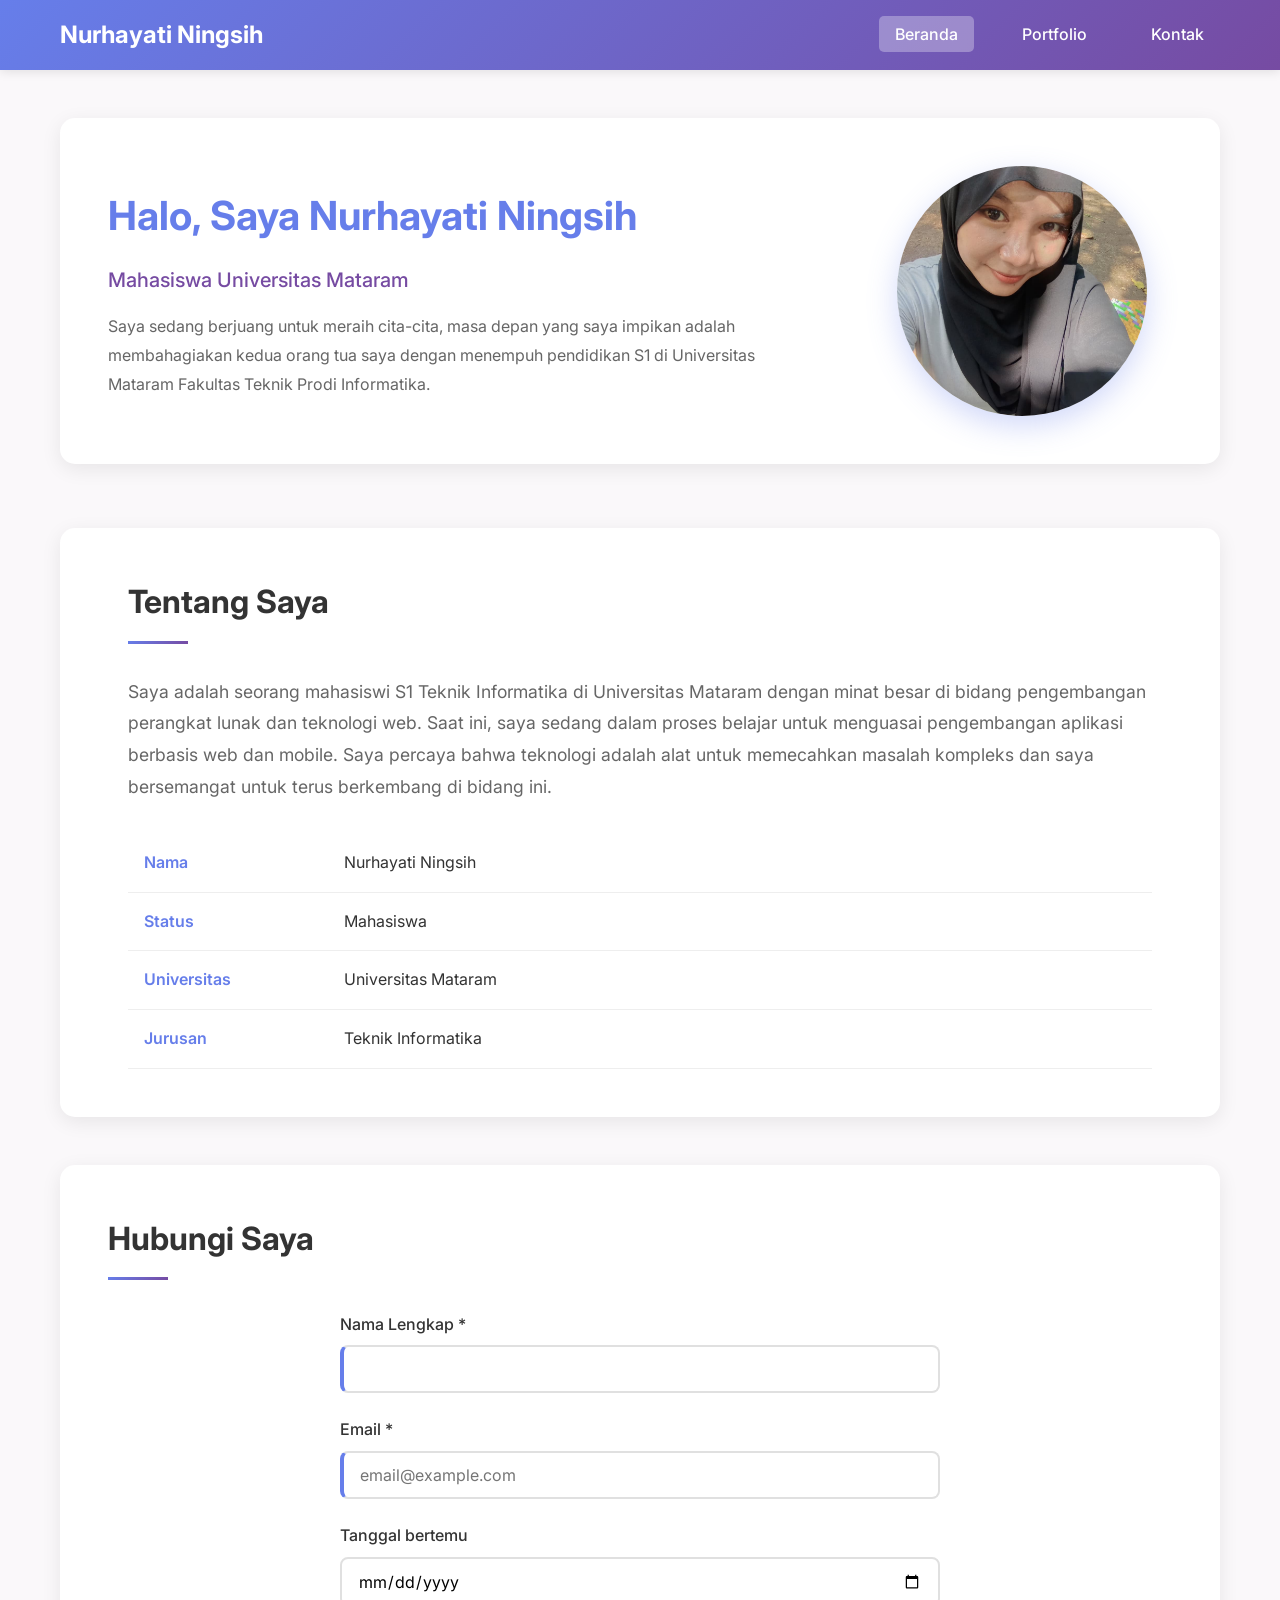
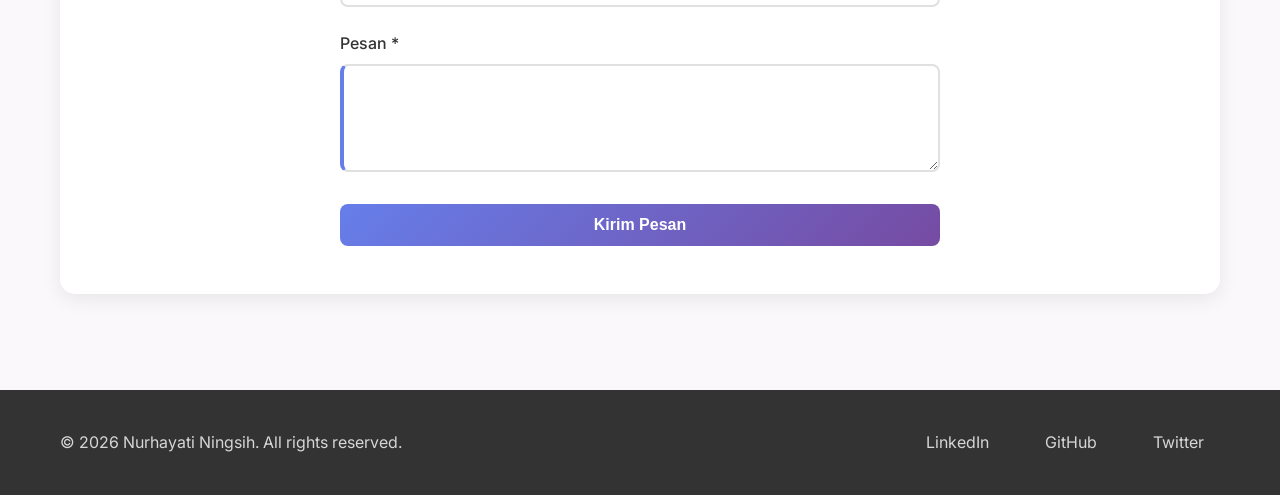
<file: index.html>
<!DOCTYPE html>
<html lang="id">
<head>
    <meta charset="UTF-8">
    <meta name="viewport" content="width=device-width, initial-scale=1.0">
    <title>Nurhayati Ningsih - Profil</title>
    <link rel="stylesheet" href="styles.css">
    <link rel="preconnect" href="https://fonts.googleapis.com">
    <link rel="preconnect" href="https://fonts.gstatic.com" crossorigin>
    <link href="https://fonts.googleapis.com/css2?family=Inter:wght@300;400;500;600;700&display=swap" rel="stylesheet">
</head>
<body>
    <header class="header">
        <div class="container">
            <h1 class="logo">Nurhayati Ningsih</h1>
            <nav class="nav">
                <ul class="nav-list">
                    <li><a href="index.html" class="nav-link active">Beranda</a></li>
                    <li><a href="page2.html" class="nav-link">Portfolio</a></li>
                    <li><a href="#kontak" class="nav-link">Kontak</a></li>
                </ul>
            </nav>
        </div>
    </header>

    <main class="main">
        <div class="container">
            <section class="hero">
                <div class="hero-content">
                    <h2 class="hero-title">Halo, Saya Nurhayati Ningsih</h2>
                    <p class="hero-subtitle">Mahasiswa Universitas Mataram</p>
                    <p class="hero-description">
                        Saya sedang berjuang untuk meraih cita-cita, masa depan yang saya impikan adalah
                        membahagiakan kedua orang tua saya dengan menempuh pendidikan S1 di Universitas Mataram
                        Fakultas Teknik Prodi Informatika.
                    </p>
                </div>
               <div class="hero-image">
                   <img src="assets/images/icih-photo.jpeg" alt="Foto Profil Nurhayati Ningsih" class="profile-img">
               </div>
            </section>

            <section class="about" id="tentang">
                <div class="container">
                    <h2 class="section-title">Tentang Saya</h2>
                    <p class="about-text">
                        Saya adalah seorang mahasiswi S1 Teknik Informatika di Universitas Mataram dengan minat besar di bidang pengembangan perangkat lunak dan teknologi web. Saat ini, saya sedang dalam proses belajar untuk menguasai pengembangan aplikasi berbasis web dan mobile. Saya percaya bahwa teknologi adalah alat untuk memecahkan masalah kompleks dan saya bersemangat untuk terus berkembang di bidang ini.
                    </p>
                    <table class="info-table">
                        <tr>
                            <td class="table-label">Nama</td>
                            <td>Nurhayati Ningsih</td>
                        </tr>
                        <tr>
                            <td class="table-label">Status</td>
                            <td>Mahasiswa</td>
                        </tr>
                        <tr>
                            <td class="table-label">Universitas</td>
                            <td>Universitas Mataram</td>
                        </tr>
                        <tr>
                            <td class="table-label">Jurusan</td>
                            <td>Teknik Informatika</td>
                        </tr>
                    </table>
                </div>
            </section>

            <section id="kontak" class="contact">
                <h3 class="section-title">Hubungi Saya</h3>
                <form id="contactForm" class="contact-form" action="#" method="post">
                    <div class="form-group">
                        <label for="nama" class="form-label">Nama Lengkap *</label>
                        <input type="text" id="nama" name="nama" class="form-input" required>
                    </div>
                    
                    <div class="form-group">
                        <label for="email" class="form-label">Email *</label>
                        <input type="email" id="email" name="email" class="form-input" required placeholder="email@example.com">
                    </div>
                    
                    <div class="form-group">
                        <label for="tanggal" class="form-label">Tanggal bertemu</label>
                        <input type="date" id="tanggal" name="tanggal" class="form-input">
                    </div>
                    
                    <div class="form-group">
                        <label for="pesan" class="form-label">Pesan *</label>
                        <textarea id="pesan" name="pesan" class="form-input" rows="4" required></textarea>
                    </div>
                    
                    <button type="submit" class="btn-submit">Kirim Pesan</button>
                </form>
                <div id="formMessage" class="form-message hidden"></div>
            </section>
        </div>
    </main>

    <footer class="footer">
        <div class="container">
            <p class="footer-text">&copy; 2026 Nurhayati Ningsih. All rights reserved.</p>
            <div class="social-links">
                <a href="#" class="social-link">LinkedIn</a>
                <a href="#" class="social-link">GitHub</a>
                <a href="#" class="social-link">Twitter</a>
            </div>
        </div>
    </footer>

    <script>
        document.addEventListener('DOMContentLoaded', function() {
            const contactForm = document.getElementById('contactForm');
            const formMessage = document.getElementById('formMessage');

            if (contactForm) {
                contactForm.addEventListener('submit', function(event) {
                    event.preventDefault();

                    formMessage.textContent = 'Pesan Anda telah terkirim! Saya akan segera menghubungi Anda.';
                    formMessage.classList.remove('hidden'); 
                    formMessage.classList.add('success'); 
                    contactForm.reset();

                    setTimeout(() => {
                        formMessage.classList.add('hidden');
                        formMessage.classList.remove('success');
                        formMessage.textContent = ''; 
                    }, 5000);
                });
            }
        });
    </script>
</body>
</html>
</file>
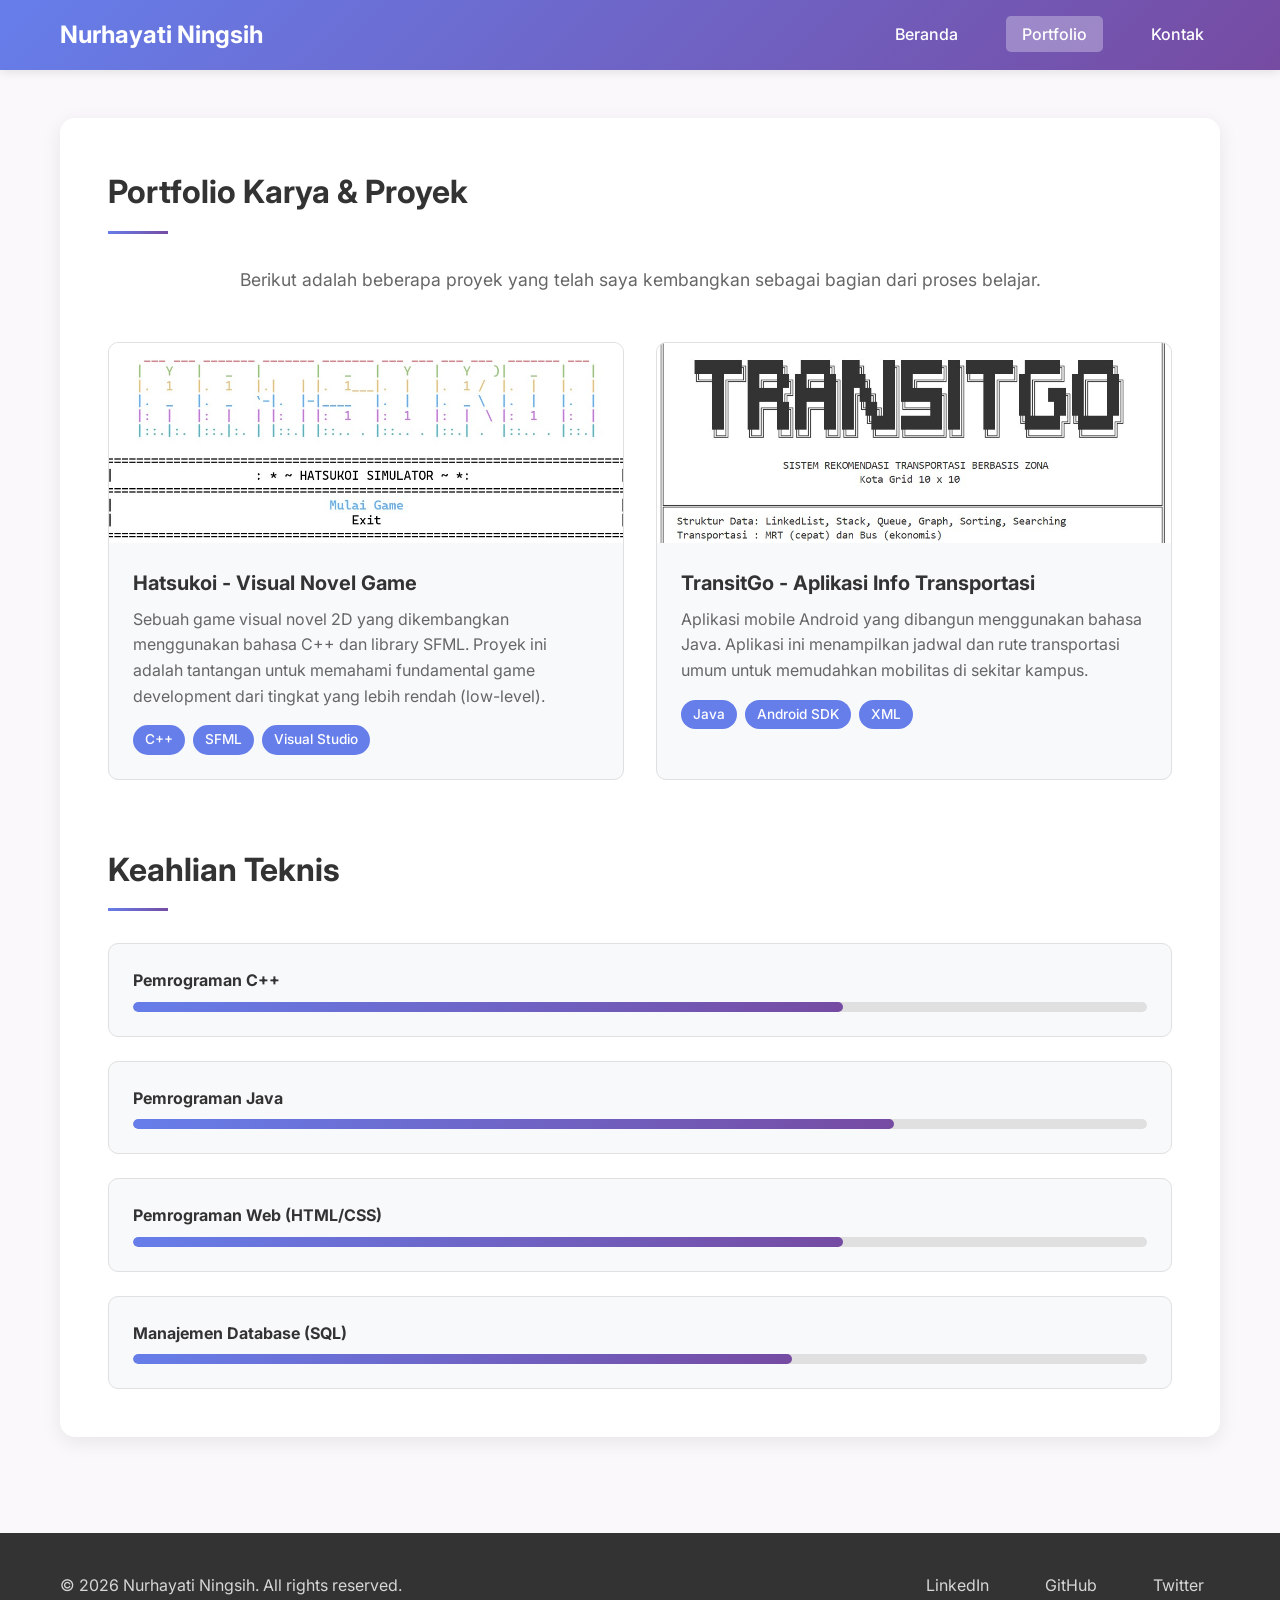
<file: page2.html>
<!DOCTYPE html>
<html lang="id">
<head>
    <meta charset="UTF-8">
    <meta name="viewport" content="width=device-width, initial-scale=1.0">
    <title>Portfolio - Nurhayati Ningsih</title>
    <link rel="stylesheet" href="styles.css">
    <link rel="preconnect" href="https://fonts.googleapis.com">
    <link rel="preconnect" href="https://fonts.gstatic.com" crossorigin>
    <link href="https://fonts.googleapis.com/css2?family=Inter:wght@300;400;500;600;700&display=swap" rel="stylesheet">
</head>
<body>
    <header class="header">
        <div class="container">
            <h1 class="logo">Nurhayati Ningsih</h1>
            <nav class="nav">
                <ul class="nav-list">
                    <li><a href="index.html" class="nav-link">Beranda</a></li>
                    <li><a href="page2.html" class="nav-link active">Portfolio</a></li>
                    <li><a href="index.html#kontak" class="nav-link">Kontak</a></li>
                </ul>
            </nav>
        </div>
    </header>

    <main class="main">
        <div class="container">
            <section class="portfolio">
                <h2 class="section-title">Portfolio Karya & Proyek</h2>
                <p class="section-subtitle">Berikut adalah beberapa proyek yang telah saya kembangkan sebagai bagian dari proses belajar.</p>
                
                <div class="portfolio-grid">
                    <article class="portfolio-item">
                        <div class="portfolio-image">
                            <img src="assets/images/Hatsukoi-photo.jpg" alt="Tampilan Game Hatsukoi" class="portfolio-img">
                        </div>
                        <div class="portfolio-content">
                            <h3 class="portfolio-title">Hatsukoi - Visual Novel Game</h3>
                            <p class="portfolio-desc">Sebuah game visual novel 2D yang dikembangkan menggunakan bahasa C++ dan library SFML. Proyek ini adalah tantangan untuk memahami fundamental game development dari tingkat yang lebih rendah (low-level).</p>
                            <div class="portfolio-tags">
                                <span class="tag">C++</span>
                                <span class="tag">SFML</span>
                                <span class="tag">Visual Studio</span>
                            </div>
                        </div>
                    </article>

                    <article class="portfolio-item">
                        <div class="portfolio-image">
                            <img src="assets/images/TransitGo-photo.jpg" alt="Tampilan Aplikasi TransitGo" class="portfolio-img">
                        </div>
                        <div class="portfolio-content">
                            <h3 class="portfolio-title">TransitGo - Aplikasi Info Transportasi</h3>
                            <p class="portfolio-desc">Aplikasi mobile Android yang dibangun menggunakan bahasa Java. Aplikasi ini menampilkan jadwal dan rute transportasi umum untuk memudahkan mobilitas di sekitar kampus.</p>
                            <div class="portfolio-tags">
                                <span class="tag">Java</span>
                                <span class="tag">Android SDK</span>
                                <span class="tag">XML</span>
                            </div>
                        </div>
                    </article>
                </div>
                <section class="skills">
                    <h3 class="section-title">Keahlian Teknis</h3>
                    <div class="skills-grid">
                        <div class="skill-item">
                            <h4 class="skill-name">Pemrograman C++</h4>
                            <div class="skill-bar">
                                <div class="skill-progress" style="width: 70%"></div>
                            </div>
                        </div>
                        <div class="skill-item">
                            <h4 class="skill-name">Pemrograman Java</h4>
                            <div class="skill-bar">
                                <div class="skill-progress" style="width: 75%"></div>
                            </div>
                        </div>
                        <div class="skill-item">
                            <h4 class="skill-name">Pemrograman Web (HTML/CSS)</h4>
                            <div class="skill-bar">
                                <div class="skill-progress" style="width: 70%"></div>
                            </div>
                        </div>
                        <div class="skill-item">
                            <h4 class="skill-name">Manajemen Database (SQL)</h4>
                            <div class="skill-bar">
                                <div class="skill-progress" style="width: 65%"></div>
                            </div>
                        </div>
                    </div>
                </section>
            </section>
        </div>
    </main>

    <footer class="footer">
        <div class="container">
            <p class="footer-text">&copy; 2026 Nurhayati Ningsih. All rights reserved.</p>
            <div class="social-links">
                <a href="#" class="social-link">LinkedIn</a>
                <a href="#" class="social-link">GitHub</a>
                <a href="#" class="social-link">Twitter</a>
            </div>
        </div>
    </footer>
</body>
</html>
</file>
<file: styles.css>
* {
    margin: 0;
    padding: 0;
    box-sizing: border-box;
}

body {
    font-family: 'Inter', sans-serif;
    line-height: 1.6;
    color: #333;
    background-color: #faf8fa;
}

.container {
    max-width: 1200px;
    margin: 0 auto;
    padding: 0 20px;
}

.header {
    background: linear-gradient(135deg, #667eea 0%, #764ba2 100%);
    color: white;
    padding: 1rem 0;
    box-shadow: 0 2px 10px rgba(0,0,0,0.1);
    position: sticky;
    top: 0;
    z-index: 100;
}

.header .container {
    display: flex;
    justify-content: space-between;
    align-items: center;
}

.logo {
    font-size: 1.5rem;
    font-weight: 700;
}

.nav-list {
    display: flex;
    list-style: none;
    gap: 2rem;
}

.nav-link {
    color: white;
    text-decoration: none;
    padding: 0.5rem 1rem;
    border-radius: 5px;
    transition: all 0.3s ease;
    font-weight: 500;
}

.nav-link:hover,
.nav-link:focus-visible {
    background-color: rgba(255,255,255,0.2);
    transform: translateY(-2px);
    outline: 2px solid white;
    outline-offset: 2px;
}

.nav-link.active {
    background-color: rgba(255,255,255,0.3);
}

.main {
    padding: 3rem 0;
    min-height: calc(100vh - 140px);
}

.hero {
    display: flex;
    gap: 3rem;
    align-items: center;
    margin-bottom: 4rem;
    background: white;
    padding: 3rem;
    border-radius: 15px;
    box-shadow: 0 5px 20px rgba(0,0,0,0.08);
}

.hero-content {
    flex: 1;
}

.hero-title {
    font-size: 2.5rem;
    color: #667eea;
    margin-bottom: 1rem;
    font-weight: 700;
}

.hero-subtitle {
    font-size: 1.25rem;
    color: #764ba2;
    margin-bottom: 1rem;
    font-weight: 500;
}

.hero-description {
    color: #666;
    line-height: 1.8;
}

.hero-image {
    flex: 0 0 300px;
}

.profile-img {
  width: 250px;
  height: 250px;
  border-radius: 50%;
  object-fit: cover;
  display: block;
  margin: 0 auto;
  box-shadow: 0 10px 30px rgba(102, 126, 234, 0.3);
}

.about {
    background: white;
    padding: 3rem;
    border-radius: 15px;
    box-shadow: 0 5px 20px rgba(0,0,0,0.08);
    margin-bottom: 3rem;
}

.section-title {
    font-size: 2rem;
    color: #333;
    margin-bottom: 2rem;
    position: relative;
    padding-bottom: 1rem;
}

.section-title::after {
    content: '';
    position: absolute;
    bottom: 0;
    left: 0;
    width: 60px;
    height: 3px;
    background: linear-gradient(135deg, #667eea 0%, #764ba2 100%);
}

.about-text {
    font-size: 1.1rem;
    line-height: 1.8;
    color: #666;
    margin-bottom: 2rem;
}

.info-table {
    width: 100%;
    border-collapse: collapse;
    margin-top: 2rem;
}

.info-table td {
    padding: 1rem;
    border-bottom: 1px solid #eee;
}

.table-label {
    font-weight: 600;
    color: #667eea;
    width: 200px;
}

.contact {
    background: white;
    padding: 3rem;
    border-radius: 15px;
    box-shadow: 0 5px 20px rgba(0,0,0,0.08);
}

.contact-form {
    max-width: 600px;
    margin: 0 auto;
}

.form-group {
    margin-bottom: 1.5rem;
}

.form-label {
    display: block;
    margin-bottom: 0.5rem;
    font-weight: 500;
    color: #333;
}

.form-input {
    width: 100%;
    padding: 0.75rem 1rem;
    border: 2px solid #e0e0e0;
    border-radius: 8px;
    font-size: 1rem;
    transition: all 0.3s ease;
    font-family: inherit;
}

.form-input:focus {
    outline: none;
    border-color: #667eea;
    box-shadow: 0 0 0 3px rgba(102, 126, 234, 0.1);
}

.form-input:required {
    border-left: 4px solid #667eea;
}

.btn-submit {
    background: linear-gradient(135deg, #667eea 0%, #764ba2 100%);
    color: white;
    padding: 0.75rem 2rem;
    border: none;
    border-radius: 8px;
    font-size: 1rem;
    font-weight: 600;
    cursor: pointer;
    transition: all 0.3s ease;
    width: 100%;
}

.btn-submit:hover {
    transform: translateY(-2px);
    box-shadow: 0 5px 20px rgba(102, 126, 234, 0.4);
}

.form-message {
    padding: 1rem 1.5rem;
    margin-top: 1.5rem;
    border-radius: 8px;
    text-align: center;
    font-weight: 500;
    transition: all 0.3s ease;
    opacity: 0;
    transform: translateY(-10px);
}

.form-message.success {
    background-color: #d4edda;
    color: #155724;
    border: 1px solid #c3e6cb;
    opacity: 1; 
    transform: translateY(0); 
}

.hidden {
    display: none;
}


/* Portfolio Page Styles */
.portfolio {
    background: white;
    padding: 3rem;
    border-radius: 15px;
    box-shadow: 0 5px 20px rgba(0,0,0,0.08);
}

.section-subtitle {
    text-align: center;
    color: #666;
    margin-bottom: 3rem;
    font-size: 1.1rem;
}

.portfolio-grid {
    display: grid;
    grid-template-columns: repeat(auto-fit, minmax(300px, 1fr));
    gap: 2rem;
    margin-bottom: 4rem;
}

.portfolio-item {
    background: #f8f9fa;
    border-radius: 10px;
    overflow: hidden;
    transition: all 0.3s ease;
    border: 1px solid #e0e0e0;
}

.portfolio-item:hover {
    transform: translateY(-5px);
    box-shadow: 0 10px 30px rgba(0,0,0,0.15);
}

.portfolio-image {
    height: 200px;
    overflow: hidden; 
}

.portfolio-img {
    width: 100%;
    height: 100%;
    object-fit: cover; 
    display: block;
    transition: transform 0.3s ease;
}

.portfolio-item:hover .portfolio-img {
    transform: scale(1.05);
}

.portfolio-content {
    padding: 1.5rem;
}

.portfolio-title {
    font-size: 1.25rem;
    margin-bottom: 0.5rem;
    color: #333;
}

.portfolio-desc {
    color: #666;
    margin-bottom: 1rem;
}

.portfolio-tags {
    display: flex;
    gap: 0.5rem;
    flex-wrap: wrap;
}

.tag {
    background: #667eea;
    color: white;
    padding: 0.25rem 0.75rem;
    border-radius: 20px;
    font-size: 0.85rem;
    font-weight: 500;
}

.skills {
    margin-top: 3rem;
}

.skills-grid {
    display: grid;
    gap: 1.5rem;
}

.skill-item {
    background: #f8f9fa;
    padding: 1.5rem;
    border-radius: 10px;
    border: 1px solid #e0e0e0;
}

.skill-name {
    margin-bottom: 0.5rem;
    color: #333;
}

.skill-bar {
    background: #e0e0e0;
    height: 10px;
    border-radius: 5px;
    overflow: hidden;
}

.skill-progress {
    background: linear-gradient(135deg, #667eea 0%, #764ba2 100%);
    height: 100%;
    border-radius: 5px;
    transition: width 1s ease;
}

.footer {
    background: #333;
    color: white;
    padding: 2rem 0;
    margin-top: 3rem;
}

.footer .container {
    display: flex;
    justify-content: space-between;
    align-items: center;
}

.footer-text {
    opacity: 0.8;
}

.social-links {
    display: flex;
    gap: 1.5rem;
}

.social-link {
    color: white;
    text-decoration: none;
    opacity: 0.8;
    transition: all 0.3s ease;
    padding: 0.5rem 1rem;
    border-radius: 5px;
}

.social-link:hover,
.social-link:focus-visible {
    opacity: 1;
    background-color: rgba(255,255,255,0.1);
    transform: translateY(-2px);
    outline: 2px solid white;
    outline-offset: 2px;
}

@media (max-width: 768px) {
    .header .container {
        flex-direction: column;
        gap: 1rem;
    }
    
    .nav-list {
        gap: 1rem;
    }
    
    .hero {
        flex-direction: column;
        text-align: center;
    }
    
    .hero-title {
        font-size: 2rem;
    }
    
    .footer .container {
        flex-direction: column;
        gap: 1rem;
        text-align: center;
    }
    
    .portfolio-grid {
        grid-template-columns: 1fr;
    }
}
</file>
